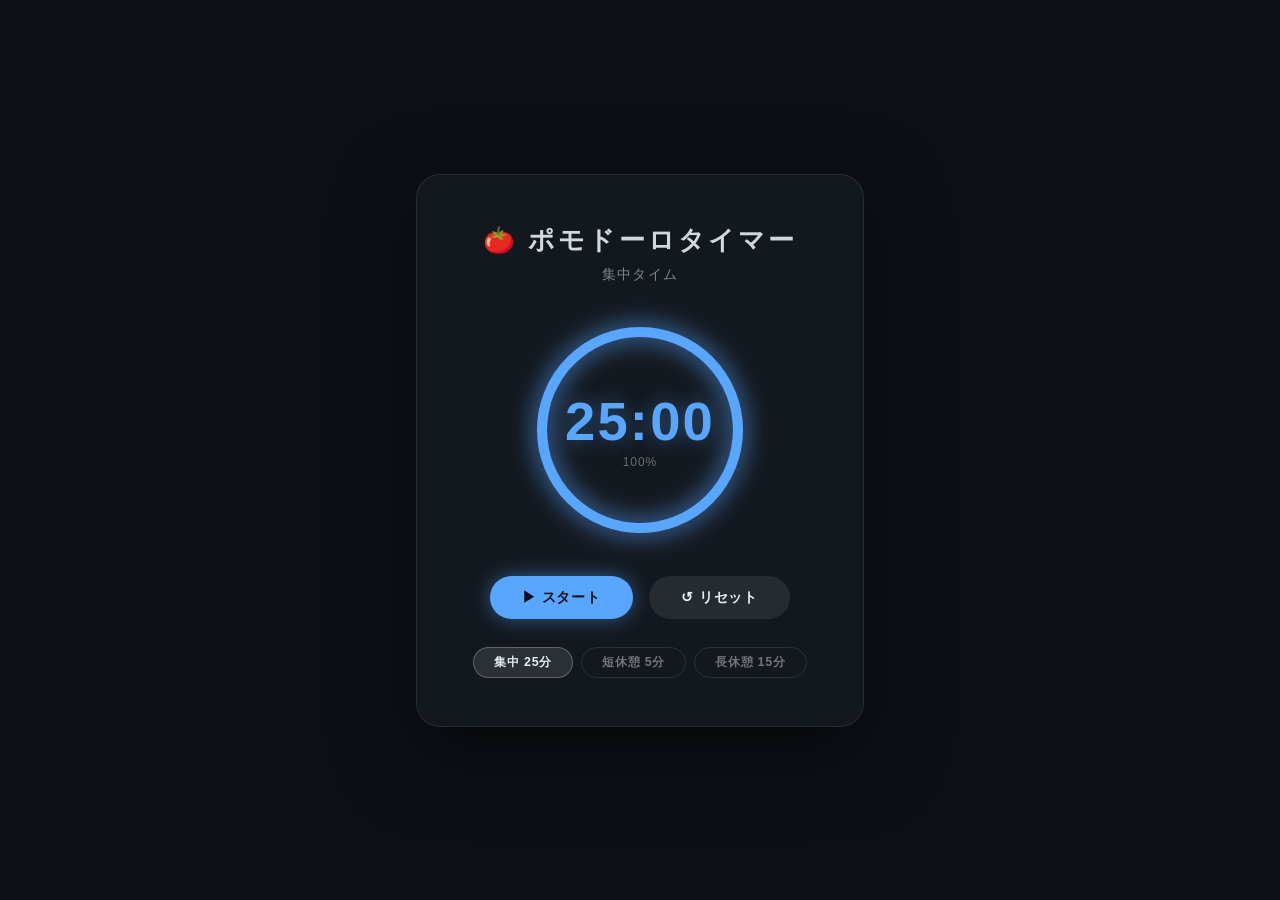
<file: 1.pomodoro/index.html>
<!DOCTYPE html>
<html lang="ja">
<head>
  <meta charset="UTF-8" />
  <meta name="viewport" content="width=device-width, initial-scale=1.0" />
  <title>ポモドーロタイマー</title>
  <style>
    /* ===== Base ===== */
    *, *::before, *::after { box-sizing: border-box; margin: 0; padding: 0; }

    body {
      min-height: 100vh;
      display: flex;
      flex-direction: column;
      align-items: center;
      justify-content: center;
      font-family: 'Segoe UI', sans-serif;
      background: #0d1117;
      color: #e6edf3;
      overflow: hidden;
      position: relative;
    }

    /* ===== Background canvas ===== */
    #bgCanvas {
      position: fixed;
      inset: 0;
      width: 100%;
      height: 100%;
      pointer-events: none;
      z-index: 0;
    }

    /* ===== Main card ===== */
    .card {
      position: relative;
      z-index: 1;
      background: rgba(22, 27, 34, 0.85);
      backdrop-filter: blur(12px);
      border: 1px solid rgba(255, 255, 255, 0.08);
      border-radius: 24px;
      padding: 48px 56px;
      text-align: center;
      box-shadow: 0 24px 80px rgba(0, 0, 0, 0.6);
      min-width: 360px;
    }

    h1 {
      font-size: 1.6rem;
      font-weight: 700;
      letter-spacing: 0.12em;
      margin-bottom: 8px;
      opacity: 0.9;
    }

    .mode-label {
      font-size: 0.85rem;
      letter-spacing: 0.1em;
      text-transform: uppercase;
      opacity: 0.5;
      margin-bottom: 36px;
      transition: opacity 0.4s;
    }

    /* ===== Circular progress ===== */
    .progress-ring-wrap {
      position: relative;
      display: inline-flex;
      align-items: center;
      justify-content: center;
      margin-bottom: 36px;
    }

    .progress-ring {
      transform: rotate(-90deg);
      filter: drop-shadow(0 0 12px var(--accent));
      transition: filter 0.6s;
    }

    .progress-ring__track {
      fill: none;
      stroke: rgba(255, 255, 255, 0.07);
      stroke-width: 10;
    }

    .progress-ring__bar {
      fill: none;
      stroke: var(--accent);
      stroke-width: 10;
      stroke-linecap: round;
      transition: stroke-dashoffset 1s linear, stroke 0.6s ease;
    }

    .time-display {
      position: absolute;
      display: flex;
      flex-direction: column;
      align-items: center;
      justify-content: center;
    }

    .time-display .digits {
      font-size: 3.4rem;
      font-weight: 700;
      font-variant-numeric: tabular-nums;
      letter-spacing: 0.04em;
      color: var(--accent);
      transition: color 0.6s ease;
      text-shadow: 0 0 20px var(--accent-glow);
    }

    .time-display .pct {
      font-size: 0.75rem;
      opacity: 0.4;
      letter-spacing: 0.08em;
      margin-top: 2px;
    }

    /* ===== CSS custom properties for accent color ===== */
    :root {
      --accent: #58a6ff;
      --accent-glow: rgba(88, 166, 255, 0.4);
    }

    /* ===== Controls ===== */
    .controls {
      display: flex;
      gap: 16px;
      justify-content: center;
      margin-bottom: 28px;
    }

    button {
      border: none;
      border-radius: 999px;
      cursor: pointer;
      font-size: 0.9rem;
      font-weight: 600;
      letter-spacing: 0.06em;
      padding: 12px 32px;
      transition: transform 0.15s, box-shadow 0.15s, opacity 0.15s;
    }

    button:active { transform: scale(0.96); }

    #btnStartPause {
      background: var(--accent);
      color: #0d1117;
      box-shadow: 0 0 20px var(--accent-glow);
      transition: background 0.6s, box-shadow 0.6s;
    }

    #btnStartPause:hover { opacity: 0.9; }

    #btnReset {
      background: rgba(255, 255, 255, 0.08);
      color: #e6edf3;
    }

    #btnReset:hover { background: rgba(255, 255, 255, 0.14); }

    /* ===== Mode tabs ===== */
    .mode-tabs {
      display: flex;
      gap: 8px;
      justify-content: center;
      margin-bottom: 0;
    }

    .tab {
      background: transparent;
      color: rgba(255, 255, 255, 0.4);
      border: 1px solid rgba(255, 255, 255, 0.1);
      padding: 6px 20px;
      font-size: 0.78rem;
      transition: background 0.2s, color 0.2s, border-color 0.2s;
    }

    .tab.active {
      background: rgba(255, 255, 255, 0.1);
      color: #e6edf3;
      border-color: rgba(255, 255, 255, 0.25);
    }

    /* ===== Ripple overlay ===== */
    .ripple-container {
      position: fixed;
      inset: 0;
      pointer-events: none;
      z-index: 2;
      overflow: hidden;
    }

    .ripple {
      position: absolute;
      border-radius: 50%;
      border: 2px solid var(--accent);
      transform: scale(0);
      opacity: 1;
      animation: rippleAnim 1.4s ease-out forwards;
    }

    @keyframes rippleAnim {
      to { transform: scale(6); opacity: 0; }
    }
  </style>
</head>
<body>

<!-- Background particle canvas -->
<canvas id="bgCanvas"></canvas>

<!-- Ripple container -->
<div class="ripple-container" id="rippleContainer"></div>

<!-- Main card -->
<div class="card">
  <h1>🍅 ポモドーロタイマー</h1>
  <div class="mode-label" id="modeLabel">集中タイム</div>

  <!-- Circular progress -->
  <div class="progress-ring-wrap">
    <svg class="progress-ring" width="220" height="220" viewBox="0 0 220 220">
      <circle class="progress-ring__track" cx="110" cy="110" r="98" />
      <circle class="progress-ring__bar" id="progressBar" cx="110" cy="110" r="98" />
    </svg>
    <div class="time-display">
      <span class="digits" id="timeDisplay">25:00</span>
      <span class="pct" id="pctDisplay">100%</span>
    </div>
  </div>

  <!-- Controls -->
  <div class="controls">
    <button id="btnStartPause">▶ スタート</button>
    <button id="btnReset">↺ リセット</button>
  </div>

  <!-- Mode selector -->
  <div class="mode-tabs">
    <button class="tab active" data-mode="focus" data-duration="25">集中 25分</button>
    <button class="tab" data-mode="short" data-duration="5">短休憩 5分</button>
    <button class="tab" data-mode="long" data-duration="15">長休憩 15分</button>
  </div>
</div>

<script>
/* ============================================================
   ポモドーロタイマー — 視覚的フィードバック強化版
   ============================================================ */

// ── 定数 ─────────────────────────────────────────────────────
const RADIUS = 98;
const CIRCUMFERENCE = 2 * Math.PI * RADIUS;

// アクセントカラー（青→黄→赤）
const COLORS = {
  blue:   { accent: '#58a6ff', glow: 'rgba(88,166,255,0.45)' },
  yellow: { accent: '#ffd700', glow: 'rgba(255,215,0,0.45)'  },
  red:    { accent: '#ff5c5c', glow: 'rgba(255,92,92,0.45)'  },
};

// ── 状態 ─────────────────────────────────────────────────────
let totalSeconds = 25 * 60;
let remaining    = totalSeconds;
let running      = false;
let intervalId   = null;
let currentMode  = 'focus';

// ── DOM 要素 ─────────────────────────────────────────────────
const progressBar   = document.getElementById('progressBar');
const timeDisplay   = document.getElementById('timeDisplay');
const pctDisplay    = document.getElementById('pctDisplay');
const modeLabel     = document.getElementById('modeLabel');
const btnStartPause = document.getElementById('btnStartPause');
const btnReset      = document.getElementById('btnReset');
const tabs          = document.querySelectorAll('.tab');
const rippleCont    = document.getElementById('rippleContainer');
const root          = document.documentElement;

// ── 初期化 ─────────────────────────────────────────────────
progressBar.style.strokeDasharray  = CIRCUMFERENCE;
progressBar.style.strokeDashoffset = 0;

// ── ユーティリティ ─────────────────────────────────────────
function fmt(sec) {
  const m = String(Math.floor(sec / 60)).padStart(2, '0');
  const s = String(sec % 60).padStart(2, '0');
  return `${m}:${s}`;
}

function setAccentColor(key) {
  const c = COLORS[key];
  root.style.setProperty('--accent',      c.accent);
  root.style.setProperty('--accent-glow', c.glow);
  btnStartPause.style.background  = c.accent;
  btnStartPause.style.boxShadow   = `0 0 20px ${c.glow}`;
}

function getColorKey(pct) {
  if (pct > 0.60) return 'blue';
  if (pct > 0.25) return 'yellow';
  return 'red';
}

function updateUI() {
  const pct    = remaining / totalSeconds;
  const offset = CIRCUMFERENCE * (1 - pct);

  progressBar.style.strokeDashoffset = offset;
  timeDisplay.textContent = fmt(remaining);
  pctDisplay.textContent  = Math.round(pct * 100) + '%';

  const colorKey = getColorKey(pct);
  setAccentColor(colorKey);
  document.title = `🍅 ${fmt(remaining)} — ポモドーロ`;
}

// ── タイマー制御 ─────────────────────────────────────────────
function tick() {
  if (remaining <= 0) {
    clearInterval(intervalId);
    running = false;
    btnStartPause.textContent = '▶ スタート';
    spawnRipple();
    playBell();
    particles.forEach(p => { p.active = (currentMode === 'focus'); });
    return;
  }
  remaining--;
  updateUI();
}

function startPause() {
  if (running) {
    clearInterval(intervalId);
    running = false;
    btnStartPause.textContent = '▶ 再開';
    particles.forEach(p => { p.active = false; });
  } else {
    intervalId = setInterval(tick, 1000);
    running = true;
    btnStartPause.textContent = '⏸ 一時停止';
    spawnRipple();
    if (currentMode === 'focus') particles.forEach(p => { p.active = true; });
  }
}

function reset() {
  clearInterval(intervalId);
  running = false;
  remaining = totalSeconds;
  btnStartPause.textContent = '▶ スタート';
  updateUI();
  particles.forEach(p => { p.active = false; });
}

// ── モード切替 ─────────────────────────────────────────────
const modeNames = { focus: '集中タイム', short: '短い休憩', long: '長い休憩' };

tabs.forEach(tab => {
  tab.addEventListener('click', () => {
    clearInterval(intervalId);
    running = false;
    currentMode  = tab.dataset.mode;
    totalSeconds = parseInt(tab.dataset.duration) * 60;
    remaining    = totalSeconds;
    tabs.forEach(t => t.classList.remove('active'));
    tab.classList.add('active');
    modeLabel.textContent = modeNames[currentMode];
    btnStartPause.textContent = '▶ スタート';
    updateUI();
    particles.forEach(p => { p.active = false; });
  });
});

btnStartPause.addEventListener('click', startPause);
btnReset.addEventListener('click', reset);

// ── 波紋エフェクト ─────────────────────────────────────────
function spawnRipple() {
  const el = document.createElement('div');
  el.className = 'ripple';
  // カードの中心付近に出す
  el.style.left   = '50%';
  el.style.top    = '50%';
  el.style.width  = '80px';
  el.style.height = '80px';
  el.style.marginLeft = '-40px';
  el.style.marginTop  = '-40px';
  rippleCont.appendChild(el);
  el.addEventListener('animationend', () => el.remove());
}

// ── ベル音（Web Audio API）─────────────────────────────────
let _audioCtx = null;
function getAudioCtx() {
  if (!_audioCtx) {
    try { _audioCtx = new (window.AudioContext || window.webkitAudioContext)(); } catch (_) { /* not available */ }
  }
  return _audioCtx;
}

function playBell() {
  const ctx = getAudioCtx();
  if (!ctx) return;
  try {
    if (ctx.state === 'suspended') ctx.resume();
    const osc  = ctx.createOscillator();
    const gain = ctx.createGain();
    osc.connect(gain);
    gain.connect(ctx.destination);
    osc.type      = 'sine';
    osc.frequency.setValueAtTime(880, ctx.currentTime);
    osc.frequency.exponentialRampToValueAtTime(440, ctx.currentTime + 0.8);
    gain.gain.setValueAtTime(0.4, ctx.currentTime);
    gain.gain.exponentialRampToValueAtTime(0.001, ctx.currentTime + 1.2);
    osc.start(ctx.currentTime);
    osc.stop(ctx.currentTime + 1.2);
  } catch (_) { /* AudioContext not available */ }
}

// ── パーティクルエフェクト（Canvas）─────────────────────────
const canvas = document.getElementById('bgCanvas');
const ctx2d  = canvas.getContext('2d');
const particles = [];
const PARTICLE_COUNT = 60;

function resizeCanvas() {
  canvas.width  = window.innerWidth;
  canvas.height = window.innerHeight;
}
resizeCanvas();
window.addEventListener('resize', resizeCanvas);

class Particle {
  constructor() { this.reset(true); }

  reset(init = false) {
    this.x      = Math.random() * canvas.width;
    this.y      = init ? Math.random() * canvas.height : canvas.height + 10;
    this.size   = Math.random() * 3 + 1;
    this.speedY = -(Math.random() * 0.6 + 0.3);
    this.speedX = (Math.random() - 0.5) * 0.4;
    this.alpha  = Math.random() * 0.6 + 0.1;
    this.fade   = Math.random() * 0.003 + 0.001;
    this.active = false;
  }

  update() {
    if (!this.active) return;
    this.x     += this.speedX;
    this.y     += this.speedY;
    this.alpha -= this.fade;
    if (this.alpha <= 0 || this.y < -10) this.reset();
  }

  draw() {
    if (!this.active || this.alpha <= 0) return;
    const accent = getComputedStyle(root).getPropertyValue('--accent').trim();
    ctx2d.save();
    ctx2d.globalAlpha = this.alpha;
    ctx2d.fillStyle   = accent;
    ctx2d.shadowColor = accent;
    ctx2d.shadowBlur  = 6;
    ctx2d.beginPath();
    ctx2d.arc(this.x, this.y, this.size, 0, Math.PI * 2);
    ctx2d.fill();
    ctx2d.restore();
  }
}

for (let i = 0; i < PARTICLE_COUNT; i++) {
  particles.push(new Particle());
}

function animLoop() {
  ctx2d.clearRect(0, 0, canvas.width, canvas.height);
  particles.forEach(p => { p.update(); p.draw(); });
  requestAnimationFrame(animLoop);
}
animLoop();

// ── 初期描画 ─────────────────────────────────────────────────
updateUI();
</script>
</body>
</html>
</file>
